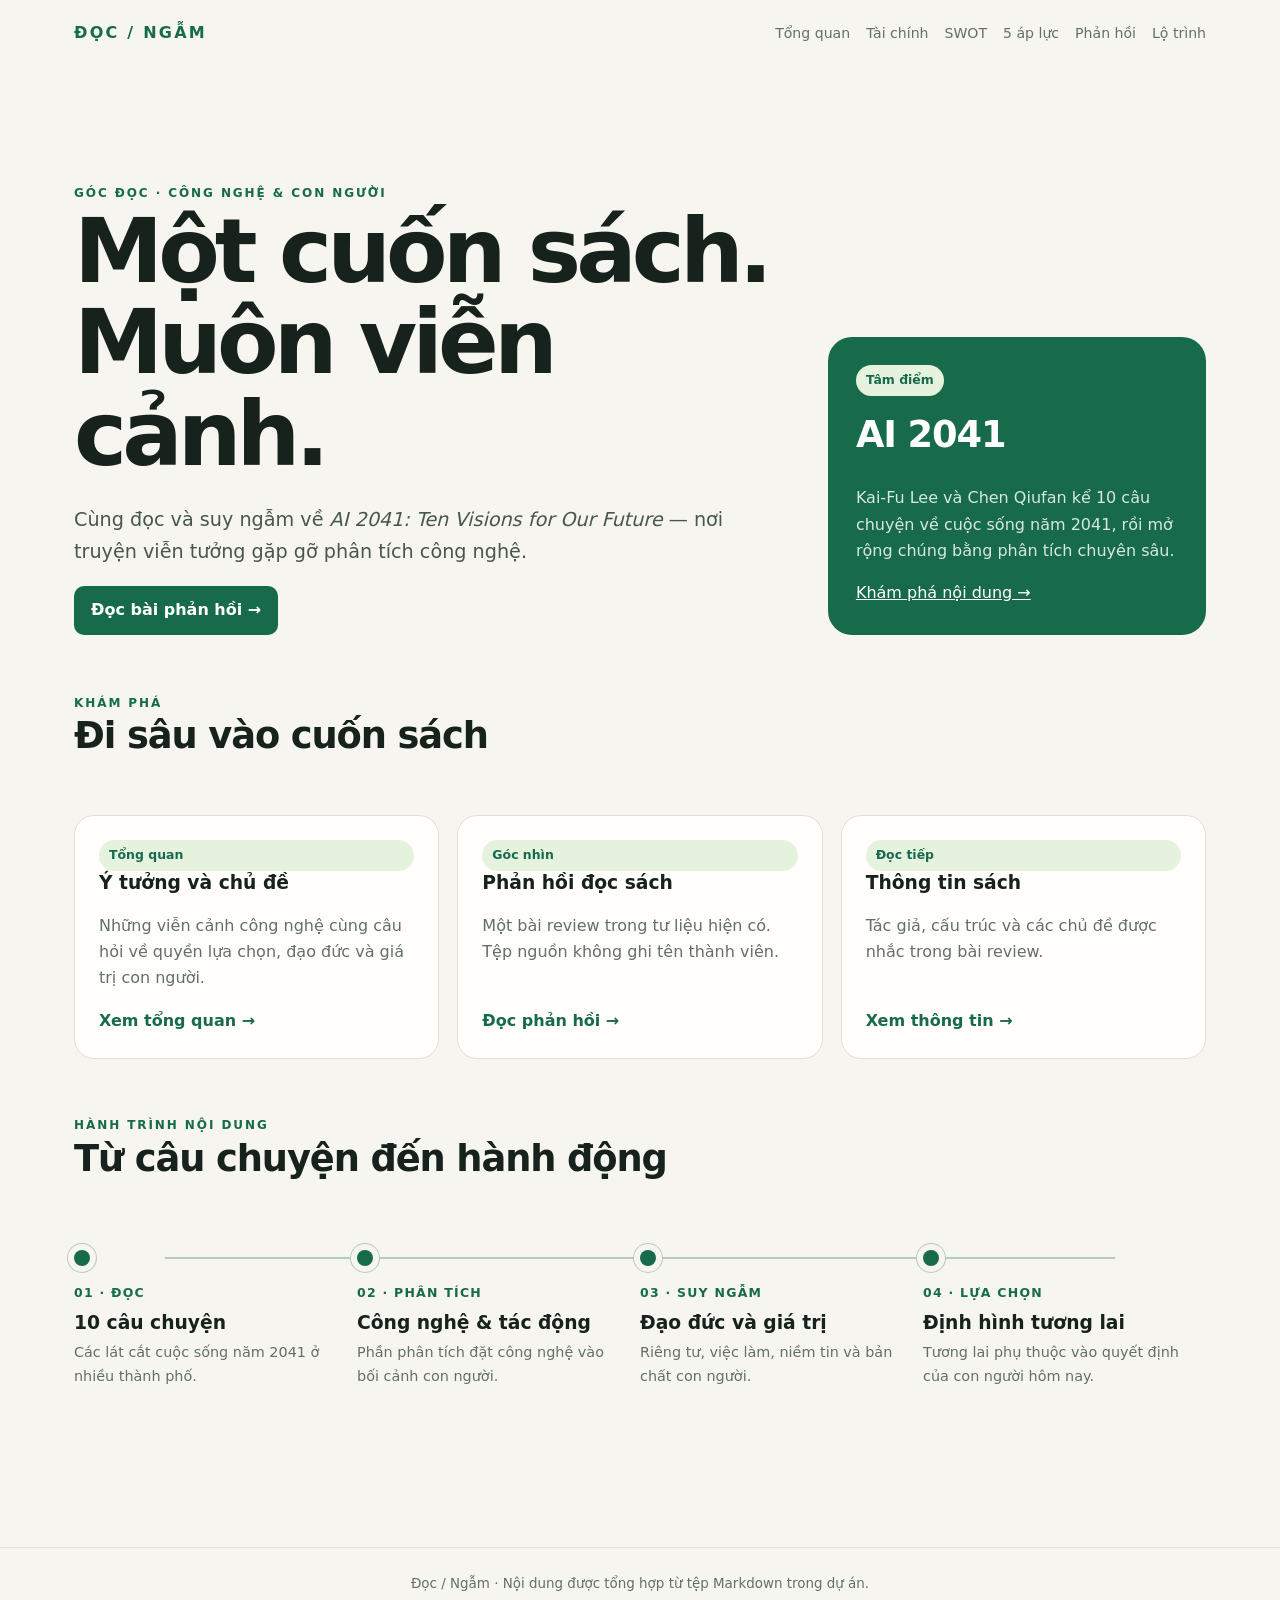
<file: index.html>
<!doctype html><html lang='vi'><head><meta charset='utf-8'><meta name='viewport' content='width=device-width,initial-scale=1'><meta name='theme-color' content='#f6f5ef'><title>AI 2041 · Đọc / Ngẫm</title><link rel='stylesheet' href='style.css'></head><body><nav class="nav"><a class="brand" href="index.html">ĐỌC / NGẪM</a><div class="navlinks"><a href="business-plan.html">Tổng quan</a><a href="financial-analysis.html">Tài chính</a><a href="swot.html">SWOT</a><a href="five-forces.html">5 áp lực</a><a href="reflections.html">Phản hồi</a><a href="action-plan.html">Lộ trình</a></div></nav><main><section class="hero"><div><span class="eyebrow">Góc đọc · Công nghệ & con người</span><h1>Một cuốn sách.<br>Muôn viễn cảnh.</h1><p class="lead">Cùng đọc và suy ngẫm về <em>AI 2041: Ten Visions for Our Future</em> — nơi truyện viễn tưởng gặp gỡ phân tích công nghệ.</p><a class="button" href="reflections.html">Đọc bài phản hồi <span aria-hidden="true">→</span></a></div><aside class="hero-aside"><span class="tag">Tâm điểm</span><h2 style="margin-top:18px">AI 2041</h2><p>Kai-Fu Lee và Chen Qiufan kể 10 câu chuyện về cuộc sống năm 2041, rồi mở rộng chúng bằng phân tích chuyên sâu.</p><a href="business-plan.html">Khám phá nội dung →</a></aside></section><div class="section-head"><div><span class="eyebrow">Khám phá</span><h2>Đi sâu vào cuốn sách</h2></div></div><section class="grid"><article class="card"><span class="tag">Tổng quan</span><h3>Ý tưởng và chủ đề</h3><p>Những viễn cảnh công nghệ cùng câu hỏi về quyền lựa chọn, đạo đức và giá trị con người.</p><a class="link" href="business-plan.html">Xem tổng quan →</a></article><article class="card"><span class="tag">Góc nhìn</span><h3>Phản hồi đọc sách</h3><p>Một bài review trong tư liệu hiện có. Tệp nguồn không ghi tên thành viên.</p><a class="link" href="reflections.html">Đọc phản hồi →</a></article><article class="card"><span class="tag">Đọc tiếp</span><h3>Thông tin sách</h3><p>Tác giả, cấu trúc và các chủ đề được nhắc trong bài review.</p><a class="link" href="business-plan.html#book">Xem thông tin →</a></article></section><div class="section-head"><div><span class="eyebrow">Hành trình nội dung</span><h2>Từ câu chuyện đến hành động</h2></div></div><section class="timeline"><div class="step"><b>01 · Đọc</b><h3>10 câu chuyện</h3><p>Các lát cắt cuộc sống năm 2041 ở nhiều thành phố.</p></div><div class="step"><b>02 · Phân tích</b><h3>Công nghệ & tác động</h3><p>Phần phân tích đặt công nghệ vào bối cảnh con người.</p></div><div class="step"><b>03 · Suy ngẫm</b><h3>Đạo đức và giá trị</h3><p>Riêng tư, việc làm, niềm tin và bản chất con người.</p></div><div class="step"><b>04 · Lựa chọn</b><h3>Định hình tương lai</h3><p>Tương lai phụ thuộc vào quyết định của con người hôm nay.</p></div></section></main><footer>Đọc / Ngẫm · Nội dung được tổng hợp từ tệp Markdown trong dự án.</footer></body></html>
</file>
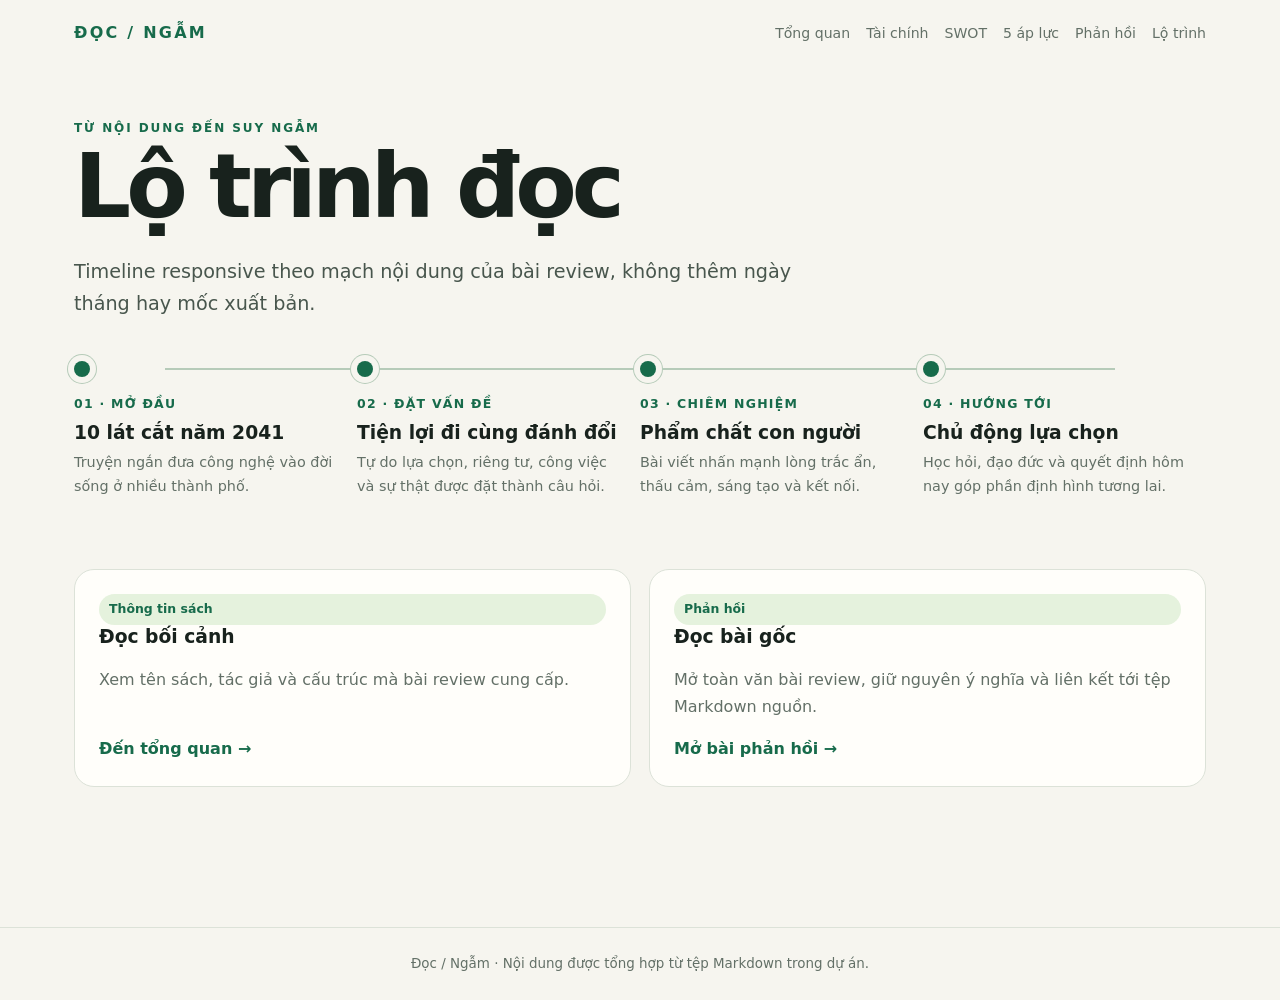
<file: action-plan.html>
<!doctype html><html lang='vi'><head><meta charset='utf-8'><meta name='viewport' content='width=device-width,initial-scale=1'><meta name='theme-color' content='#f6f5ef'><title>Lộ trình · Đọc / Ngẫm</title><link rel='stylesheet' href='style.css'></head><body><nav class="nav"><a class="brand" href="index.html">ĐỌC / NGẪM</a><div class="navlinks"><a href="business-plan.html">Tổng quan</a><a href="financial-analysis.html">Tài chính</a><a href="swot.html">SWOT</a><a href="five-forces.html">5 áp lực</a><a href="reflections.html">Phản hồi</a><a href="action-plan.html">Lộ trình</a></div></nav><main><span class="eyebrow">Từ nội dung đến suy ngẫm</span><h1>Lộ trình đọc</h1><p class="lead">Timeline responsive theo mạch nội dung của bài review, không thêm ngày tháng hay mốc xuất bản.</p><section class="timeline"><div class="step"><b>01 · Mở đầu</b><h3>10 lát cắt năm 2041</h3><p>Truyện ngắn đưa công nghệ vào đời sống ở nhiều thành phố.</p></div><div class="step"><b>02 · Đặt vấn đề</b><h3>Tiện lợi đi cùng đánh đổi</h3><p>Tự do lựa chọn, riêng tư, công việc và sự thật được đặt thành câu hỏi.</p></div><div class="step"><b>03 · Chiêm nghiệm</b><h3>Phẩm chất con người</h3><p>Bài viết nhấn mạnh lòng trắc ẩn, thấu cảm, sáng tạo và kết nối.</p></div><div class="step"><b>04 · Hướng tới</b><h3>Chủ động lựa chọn</h3><p>Học hỏi, đạo đức và quyết định hôm nay góp phần định hình tương lai.</p></div></section><section class="grid"><article class="card wide"><span class="tag">Thông tin sách</span><h3>Đọc bối cảnh</h3><p>Xem tên sách, tác giả và cấu trúc mà bài review cung cấp.</p><a class="link" href="business-plan.html">Đến tổng quan →</a></article><article class="card wide"><span class="tag">Phản hồi</span><h3>Đọc bài gốc</h3><p>Mở toàn văn bài review, giữ nguyên ý nghĩa và liên kết tới tệp Markdown nguồn.</p><a class="link" href="reflection-ai-2041.html">Mở bài phản hồi →</a></article></section></main><footer>Đọc / Ngẫm · Nội dung được tổng hợp từ tệp Markdown trong dự án.</footer></body></html>
</file>
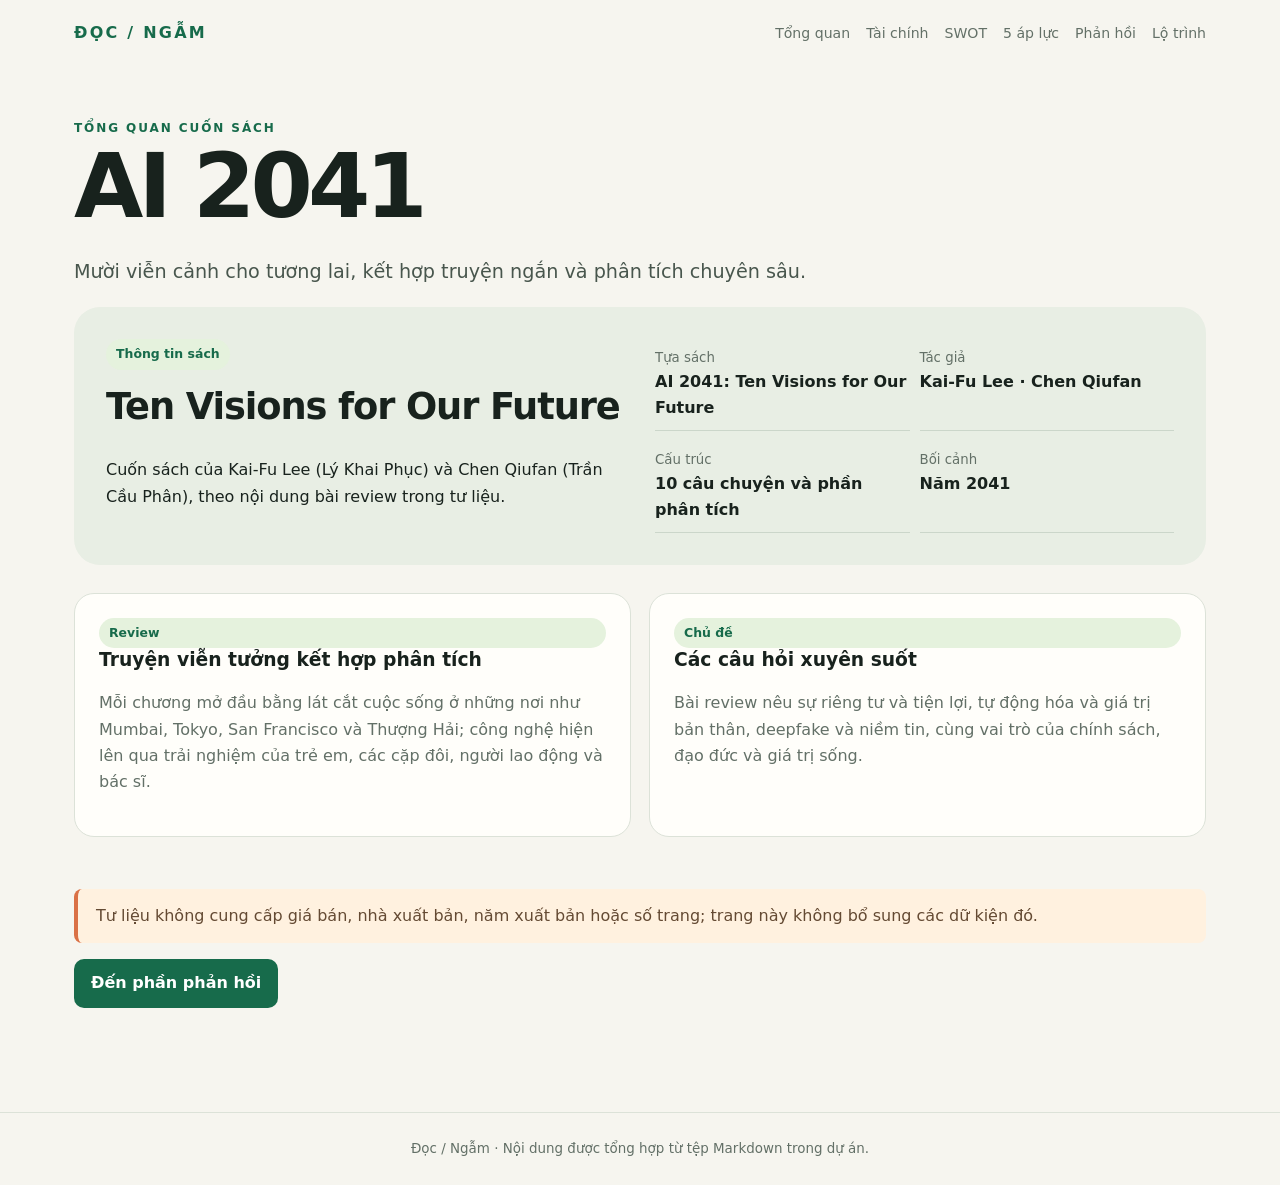
<file: business-plan.html>
<!doctype html><html lang='vi'><head><meta charset='utf-8'><meta name='viewport' content='width=device-width,initial-scale=1'><meta name='theme-color' content='#f6f5ef'><title>Tổng quan · Đọc / Ngẫm</title><link rel='stylesheet' href='style.css'></head><body><nav class="nav"><a class="brand" href="index.html">ĐỌC / NGẪM</a><div class="navlinks"><a href="business-plan.html">Tổng quan</a><a href="financial-analysis.html">Tài chính</a><a href="swot.html">SWOT</a><a href="five-forces.html">5 áp lực</a><a href="reflections.html">Phản hồi</a><a href="action-plan.html">Lộ trình</a></div></nav><main><span class="eyebrow">Tổng quan cuốn sách</span><h1>AI 2041</h1><p class="lead">Mười viễn cảnh cho tương lai, kết hợp truyện ngắn và phân tích chuyên sâu.</p><section class="bookband" id="book"><div><span class="tag">Thông tin sách</span><h2 style="margin-top:16px">Ten Visions for Our Future</h2><p>Cuốn sách của Kai-Fu Lee (Lý Khai Phục) và Chen Qiufan (Trần Cầu Phân), theo nội dung bài review trong tư liệu.</p></div><div class="facts"><div class="fact"><small>Tựa sách</small><b>AI 2041: Ten Visions for Our Future</b></div><div class="fact"><small>Tác giả</small><b>Kai-Fu Lee · Chen Qiufan</b></div><div class="fact"><small>Cấu trúc</small><b>10 câu chuyện và phần phân tích</b></div><div class="fact"><small>Bối cảnh</small><b>Năm 2041</b></div></div></section><section class="grid"><article class="card wide"><span class="tag">Review</span><h3>Truyện viễn tưởng kết hợp phân tích</h3><p>Mỗi chương mở đầu bằng lát cắt cuộc sống ở những nơi như Mumbai, Tokyo, San Francisco và Thượng Hải; công nghệ hiện lên qua trải nghiệm của trẻ em, các cặp đôi, người lao động và bác sĩ.</p></article><article class="card wide"><span class="tag">Chủ đề</span><h3>Các câu hỏi xuyên suốt</h3><p>Bài review nêu sự riêng tư và tiện lợi, tự động hóa và giá trị bản thân, deepfake và niềm tin, cùng vai trò của chính sách, đạo đức và giá trị sống.</p></article></section><p class="note">Tư liệu không cung cấp giá bán, nhà xuất bản, năm xuất bản hoặc số trang; trang này không bổ sung các dữ kiện đó.</p><p><a class="button" href="reflections.html">Đến phần phản hồi</a></p></main><footer>Đọc / Ngẫm · Nội dung được tổng hợp từ tệp Markdown trong dự án.</footer></body></html>
</file>
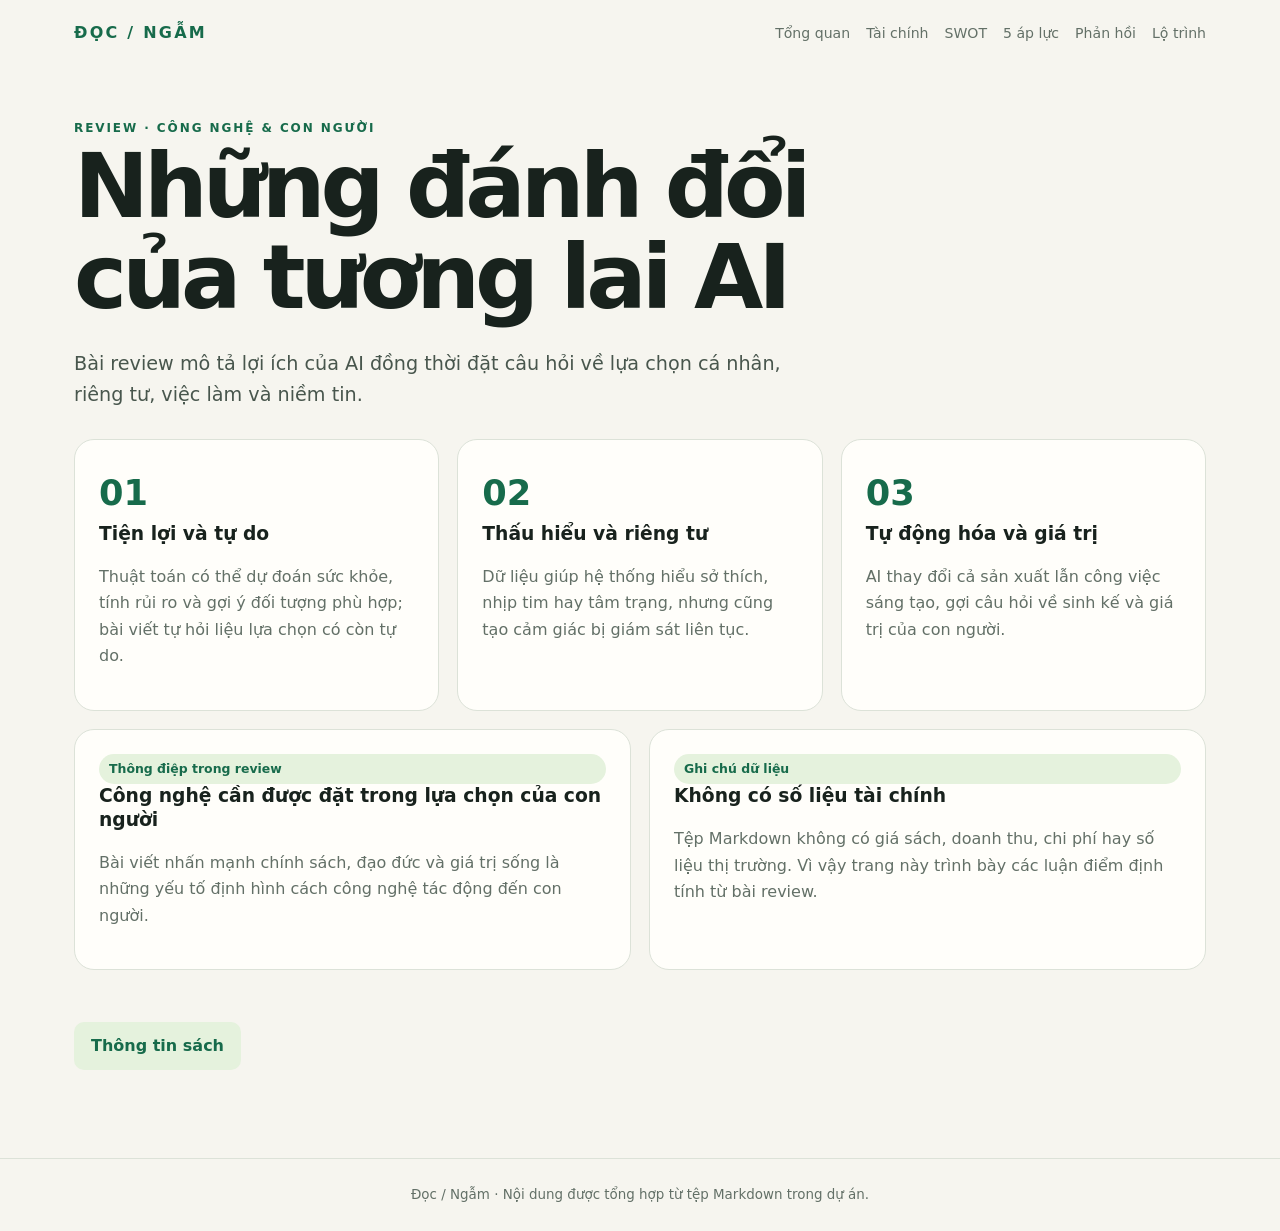
<file: financial-analysis.html>
<!doctype html><html lang='vi'><head><meta charset='utf-8'><meta name='viewport' content='width=device-width,initial-scale=1'><meta name='theme-color' content='#f6f5ef'><title>Phân tích · Đọc / Ngẫm</title><link rel='stylesheet' href='style.css'></head><body><nav class="nav"><a class="brand" href="index.html">ĐỌC / NGẪM</a><div class="navlinks"><a href="business-plan.html">Tổng quan</a><a href="financial-analysis.html">Tài chính</a><a href="swot.html">SWOT</a><a href="five-forces.html">5 áp lực</a><a href="reflections.html">Phản hồi</a><a href="action-plan.html">Lộ trình</a></div></nav><main><span class="eyebrow">Review · Công nghệ & con người</span><h1>Những đánh đổi của tương lai AI</h1><p class="lead">Bài review mô tả lợi ích của AI đồng thời đặt câu hỏi về lựa chọn cá nhân, riêng tư, việc làm và niềm tin.</p><section class="grid"><article class="card"><span class="kpi">01</span><h3>Tiện lợi và tự do</h3><p>Thuật toán có thể dự đoán sức khỏe, tính rủi ro và gợi ý đối tượng phù hợp; bài viết tự hỏi liệu lựa chọn có còn tự do.</p></article><article class="card"><span class="kpi">02</span><h3>Thấu hiểu và riêng tư</h3><p>Dữ liệu giúp hệ thống hiểu sở thích, nhịp tim hay tâm trạng, nhưng cũng tạo cảm giác bị giám sát liên tục.</p></article><article class="card"><span class="kpi">03</span><h3>Tự động hóa và giá trị</h3><p>AI thay đổi cả sản xuất lẫn công việc sáng tạo, gợi câu hỏi về sinh kế và giá trị của con người.</p></article><article class="card wide"><span class="tag">Thông điệp trong review</span><h3>Công nghệ cần được đặt trong lựa chọn của con người</h3><p>Bài viết nhấn mạnh chính sách, đạo đức và giá trị sống là những yếu tố định hình cách công nghệ tác động đến con người.</p></article><article class="card wide"><span class="tag">Ghi chú dữ liệu</span><h3>Không có số liệu tài chính</h3><p>Tệp Markdown không có giá sách, doanh thu, chi phí hay số liệu thị trường. Vì vậy trang này trình bày các luận điểm định tính từ bài review.</p></article></section><a class="button ghost" href="business-plan.html">Thông tin sách</a></main><footer>Đọc / Ngẫm · Nội dung được tổng hợp từ tệp Markdown trong dự án.</footer></body></html>
</file>
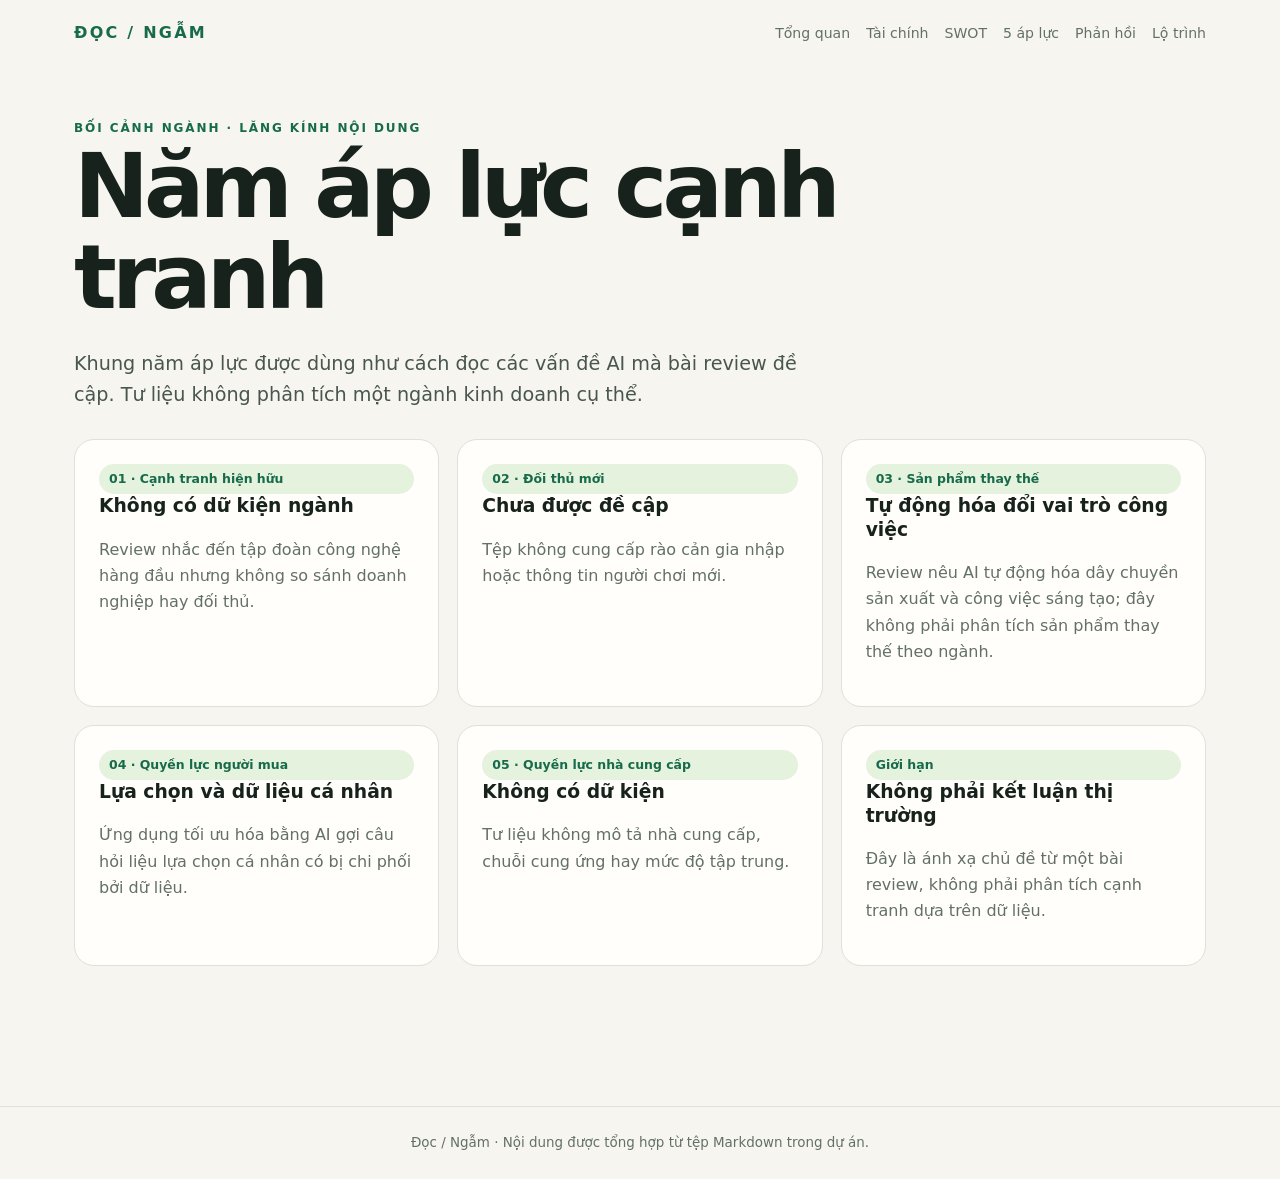
<file: five-forces.html>
<!doctype html><html lang='vi'><head><meta charset='utf-8'><meta name='viewport' content='width=device-width,initial-scale=1'><meta name='theme-color' content='#f6f5ef'><title>Năm áp lực · Đọc / Ngẫm</title><link rel='stylesheet' href='style.css'></head><body><nav class="nav"><a class="brand" href="index.html">ĐỌC / NGẪM</a><div class="navlinks"><a href="business-plan.html">Tổng quan</a><a href="financial-analysis.html">Tài chính</a><a href="swot.html">SWOT</a><a href="five-forces.html">5 áp lực</a><a href="reflections.html">Phản hồi</a><a href="action-plan.html">Lộ trình</a></div></nav><main><span class="eyebrow">Bối cảnh ngành · Lăng kính nội dung</span><h1>Năm áp lực cạnh tranh</h1><p class="lead">Khung năm áp lực được dùng như cách đọc các vấn đề AI mà bài review đề cập. Tư liệu không phân tích một ngành kinh doanh cụ thể.</p><section class="grid"><article class="card"><span class="tag">01 · Cạnh tranh hiện hữu</span><h3>Không có dữ kiện ngành</h3><p>Review nhắc đến tập đoàn công nghệ hàng đầu nhưng không so sánh doanh nghiệp hay đối thủ.</p></article><article class="card"><span class="tag">02 · Đối thủ mới</span><h3>Chưa được đề cập</h3><p>Tệp không cung cấp rào cản gia nhập hoặc thông tin người chơi mới.</p></article><article class="card"><span class="tag">03 · Sản phẩm thay thế</span><h3>Tự động hóa đổi vai trò công việc</h3><p>Review nêu AI tự động hóa dây chuyền sản xuất và công việc sáng tạo; đây không phải phân tích sản phẩm thay thế theo ngành.</p></article><article class="card"><span class="tag">04 · Quyền lực người mua</span><h3>Lựa chọn và dữ liệu cá nhân</h3><p>Ứng dụng tối ưu hóa bằng AI gợi câu hỏi liệu lựa chọn cá nhân có bị chi phối bởi dữ liệu.</p></article><article class="card"><span class="tag">05 · Quyền lực nhà cung cấp</span><h3>Không có dữ kiện</h3><p>Tư liệu không mô tả nhà cung cấp, chuỗi cung ứng hay mức độ tập trung.</p></article><article class="card"><span class="tag">Giới hạn</span><h3>Không phải kết luận thị trường</h3><p>Đây là ánh xạ chủ đề từ một bài review, không phải phân tích cạnh tranh dựa trên dữ liệu.</p></article></section></main><footer>Đọc / Ngẫm · Nội dung được tổng hợp từ tệp Markdown trong dự án.</footer></body></html>
</file>
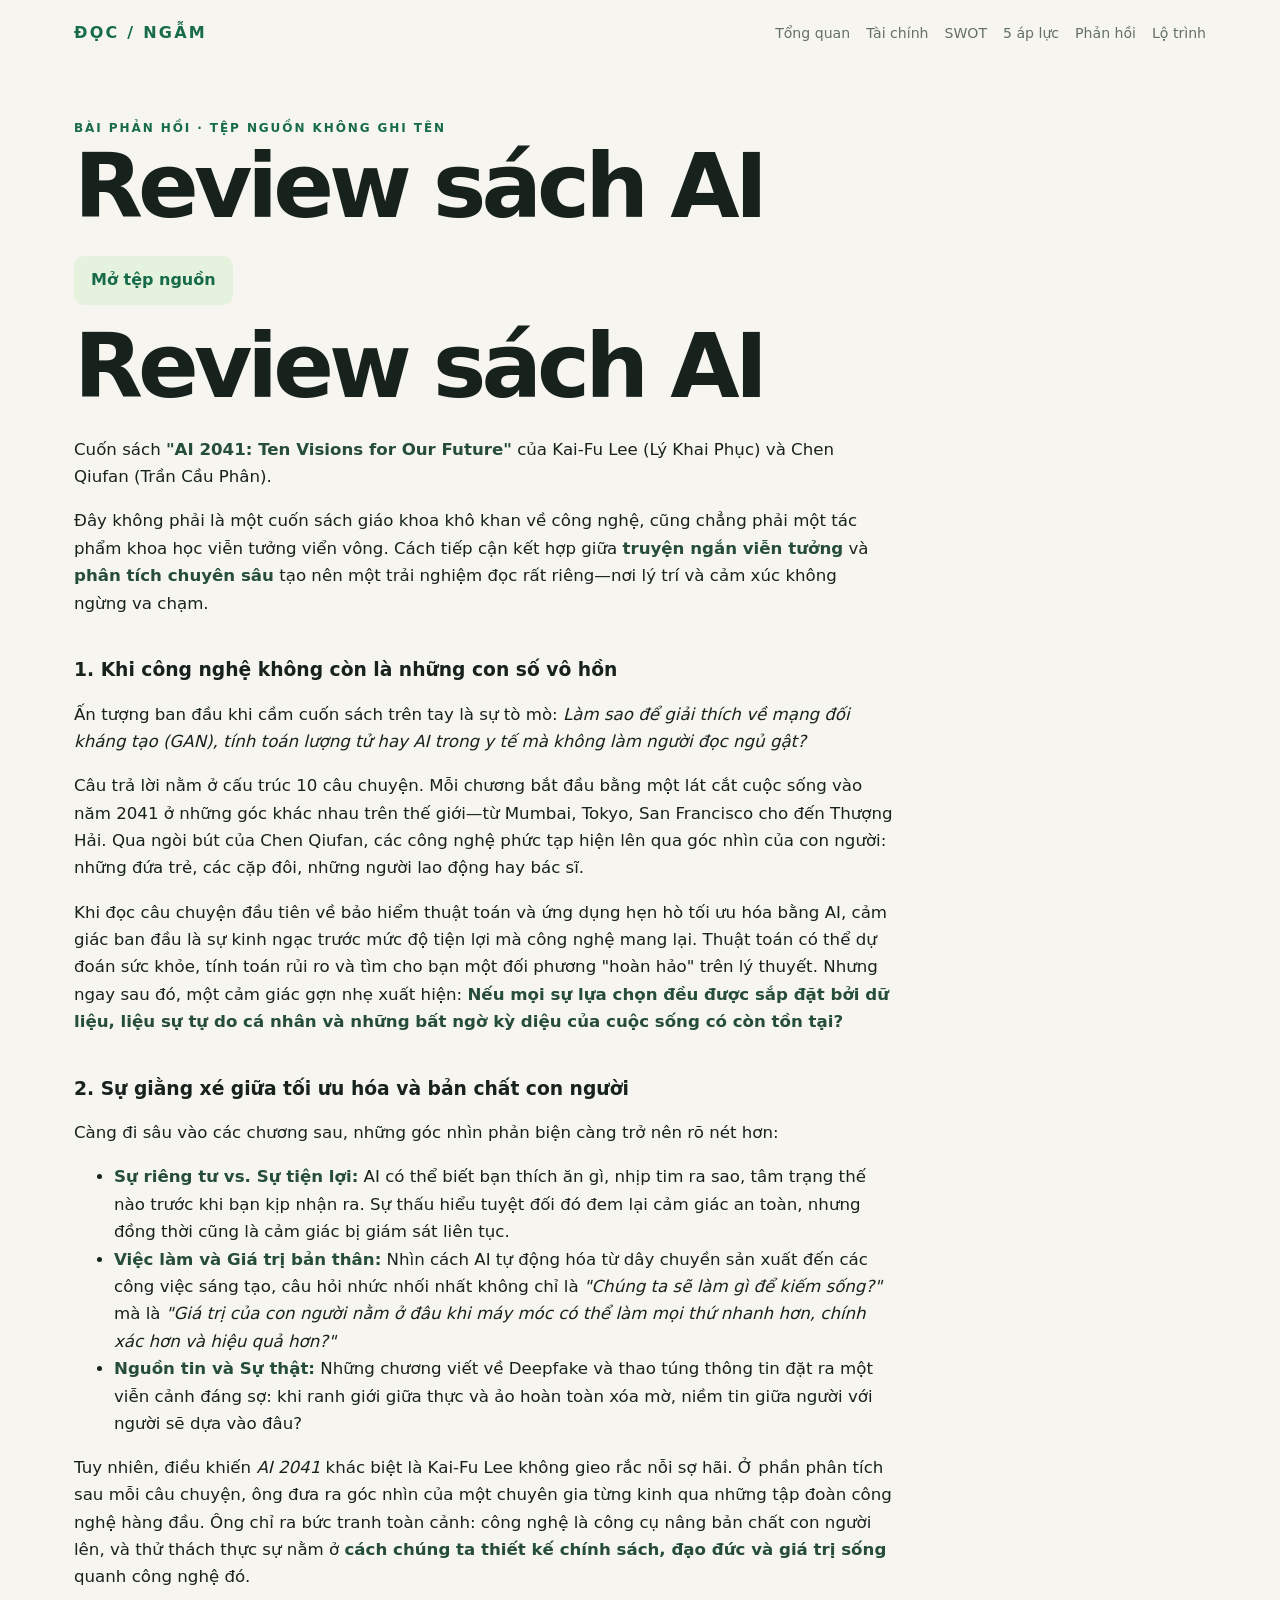
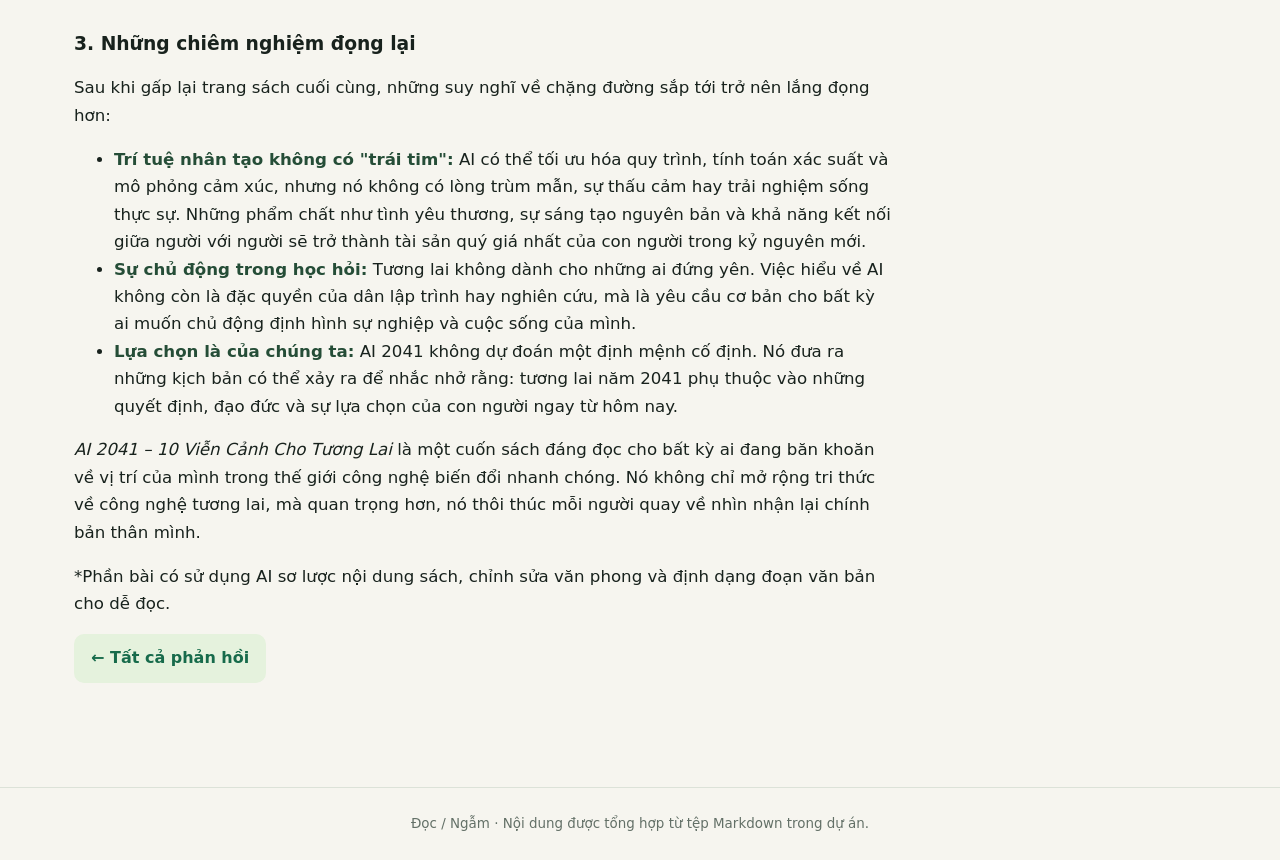
<file: reflection-ai-2041.html>
<!doctype html><html lang='vi'><head><meta charset='utf-8'><meta name='viewport' content='width=device-width,initial-scale=1'><meta name='theme-color' content='#f6f5ef'><title>Review sách AI · Đọc / Ngẫm</title><link rel='stylesheet' href='style.css'></head><body><nav class="nav"><a class="brand" href="index.html">ĐỌC / NGẪM</a><div class="navlinks"><a href="business-plan.html">Tổng quan</a><a href="financial-analysis.html">Tài chính</a><a href="swot.html">SWOT</a><a href="five-forces.html">5 áp lực</a><a href="reflections.html">Phản hồi</a><a href="action-plan.html">Lộ trình</a></div></nav><main><span class='eyebrow'>Bài phản hồi · Tệp nguồn không ghi tên</span><h1>Review sách AI</h1><p><a class='button ghost' href='reflections/Review%20s%C3%A1ch%20AI.zip'>Mở tệp nguồn</a></p><article class='prose'><h1>Review s&#225;ch AI</h1>

<p>Cuốn s&#225;ch <strong>&quot;AI 2041: Ten Visions for Our Future&quot;</strong> của Kai-Fu Lee (L&#253; Khai Phục) v&#224; Chen Qiufan (Trần Cầu Ph&#226;n).</p><p>Đ&#226;y kh&#244;ng phải l&#224; một cuốn s&#225;ch gi&#225;o khoa kh&#244; khan về c&#244;ng nghệ, cũng chẳng phải một t&#225;c phẩm khoa học viễn tưởng viển v&#244;ng. C&#225;ch tiếp cận kết hợp giữa <strong>truyện ngắn viễn tưởng</strong> v&#224; <strong>ph&#226;n t&#237;ch chuy&#234;n s&#226;u</strong> tạo n&#234;n một trải nghiệm đọc rất ri&#234;ng—nơi l&#253; tr&#237; v&#224; cảm x&#250;c kh&#244;ng ngừng va chạm.</p>

<h3>1. Khi c&#244;ng nghệ kh&#244;ng c&#242;n l&#224; những con số v&#244; hồn</h3>

<p>Ấn tượng ban đầu khi cầm cuốn s&#225;ch tr&#234;n tay l&#224; sự t&#242; m&#242;: <em>L&#224;m sao để giải th&#237;ch về mạng đối kh&#225;ng tạo (GAN), t&#237;nh to&#225;n lượng tử hay AI trong y tế m&#224; kh&#244;ng l&#224;m người đọc ngủ gật?</em></p><p>C&#226;u trả lời nằm ở cấu tr&#250;c 10 c&#226;u chuyện. Mỗi chương bắt đầu bằng một l&#225;t cắt cuộc sống v&#224;o năm 2041 ở những g&#243;c kh&#225;c nhau tr&#234;n thế giới—từ Mumbai, Tokyo, San Francisco cho đến Thượng Hải. Qua ng&#242;i b&#250;t của Chen Qiufan, c&#225;c c&#244;ng nghệ phức tạp hiện l&#234;n qua g&#243;c nh&#236;n của con người: những đứa trẻ, c&#225;c cặp đ&#244;i, những người lao động hay b&#225;c sĩ.</p><p>Khi đọc c&#226;u chuyện đầu ti&#234;n về bảo hiểm thuật to&#225;n v&#224; ứng dụng hẹn h&#242; tối ưu h&#243;a bằng AI, cảm gi&#225;c ban đầu l&#224; sự kinh ngạc trước mức độ tiện lợi m&#224; c&#244;ng nghệ mang lại. Thuật to&#225;n c&#243; thể dự đo&#225;n sức khỏe, t&#237;nh to&#225;n rủi ro v&#224; t&#236;m cho bạn một đối phương &quot;ho&#224;n hảo&quot; tr&#234;n l&#253; thuyết. Nhưng ngay sau đ&#243;, một cảm gi&#225;c gợn nhẹ xuất hiện: <strong>Nếu mọi sự lựa chọn đều được sắp đặt bởi dữ liệu, liệu sự tự do c&#225; nh&#226;n v&#224; những bất ngờ kỳ diệu của cuộc sống c&#243; c&#242;n tồn tại?</strong></p>

<h3>2. Sự giằng x&#233; giữa tối ưu h&#243;a v&#224; bản chất con người</h3>

<p>C&#224;ng đi s&#226;u v&#224;o c&#225;c chương sau, những g&#243;c nh&#236;n phản biện c&#224;ng trở n&#234;n r&#245; n&#233;t hơn:</p>

<ul><li><strong>Sự ri&#234;ng tư vs. Sự tiện lợi:</strong> AI c&#243; thể biết bạn th&#237;ch ăn g&#236;, nhịp tim ra sao, t&#226;m trạng thế n&#224;o trước khi bạn kịp nhận ra. Sự thấu hiểu tuyệt đối đ&#243; đem lại cảm gi&#225;c an to&#224;n, nhưng đồng thời cũng l&#224; cảm gi&#225;c bị gi&#225;m s&#225;t li&#234;n tục.</li>
<li><strong>Việc l&#224;m v&#224; Gi&#225; trị bản th&#226;n:</strong> Nh&#236;n c&#225;ch AI tự động h&#243;a từ d&#226;y chuyền sản xuất đến c&#225;c c&#244;ng việc s&#225;ng tạo, c&#226;u hỏi nhức nhối nhất kh&#244;ng chỉ l&#224; <em>&quot;Ch&#250;ng ta sẽ l&#224;m g&#236; để kiếm sống?&quot;</em> m&#224; l&#224; <em>&quot;Gi&#225; trị của con người nằm ở đ&#226;u khi m&#225;y m&#243;c c&#243; thể l&#224;m mọi thứ nhanh hơn, ch&#237;nh x&#225;c hơn v&#224; hiệu quả hơn?&quot;</em></li>
<li><strong>Nguồn tin v&#224; Sự thật:</strong> Những chương viết về Deepfake v&#224; thao t&#250;ng th&#244;ng tin đặt ra một viễn cảnh đ&#225;ng sợ: khi ranh giới giữa thực v&#224; ảo ho&#224;n to&#224;n x&#243;a mờ, niềm tin giữa người với người sẽ dựa v&#224;o đ&#226;u?</li>
</ul>
<p>Tuy nhi&#234;n, điều khiến <em>AI 2041</em> kh&#225;c biệt l&#224; Kai-Fu Lee kh&#244;ng gieo rắc nỗi sợ h&#227;i. Ở phần ph&#226;n t&#237;ch sau mỗi c&#226;u chuyện, &#244;ng đưa ra g&#243;c nh&#236;n của một chuy&#234;n gia từng kinh qua những tập đo&#224;n c&#244;ng nghệ h&#224;ng đầu. &#212;ng chỉ ra bức tranh to&#224;n cảnh: c&#244;ng nghệ l&#224; c&#244;ng cụ n&#226;ng bản chất con người l&#234;n, v&#224; thử th&#225;ch thực sự nằm ở <strong>c&#225;ch ch&#250;ng ta thiết kế ch&#237;nh s&#225;ch, đạo đức v&#224; gi&#225; trị sống</strong> quanh c&#244;ng nghệ đ&#243;.</p>

<h3>3. Những chi&#234;m nghiệm đọng lại</h3>

<p>Sau khi gấp lại trang s&#225;ch cuối c&#249;ng, những suy nghĩ về chặng đường sắp tới trở n&#234;n lắng đọng hơn:</p>

<ul><li><strong>Tr&#237; tuệ nh&#226;n tạo kh&#244;ng c&#243; &quot;tr&#225;i tim&quot;:</strong> AI c&#243; thể tối ưu h&#243;a quy tr&#236;nh, t&#237;nh to&#225;n x&#225;c suất v&#224; m&#244; phỏng cảm x&#250;c, nhưng n&#243; kh&#244;ng c&#243; l&#242;ng tr&#249;m mẫn, sự thấu cảm hay trải nghiệm sống thực sự. Những phẩm chất như t&#236;nh y&#234;u thương, sự s&#225;ng tạo nguy&#234;n bản v&#224; khả năng kết nối giữa người với người sẽ trở th&#224;nh t&#224;i sản qu&#253; gi&#225; nhất của con người trong kỷ nguy&#234;n mới.</li>
<li><strong>Sự chủ động trong học hỏi:</strong> Tương lai kh&#244;ng d&#224;nh cho những ai đứng y&#234;n. Việc hiểu về AI kh&#244;ng c&#242;n l&#224; đặc quyền của d&#226;n lập tr&#236;nh hay nghi&#234;n cứu, m&#224; l&#224; y&#234;u cầu cơ bản cho bất kỳ ai muốn chủ động định h&#236;nh sự nghiệp v&#224; cuộc sống của m&#236;nh.</li>
<li><strong>Lựa chọn l&#224; của ch&#250;ng ta:</strong> AI 2041 kh&#244;ng dự đo&#225;n một định mệnh cố định. N&#243; đưa ra những kịch bản c&#243; thể xảy ra để nhắc nhở rằng: tương lai năm 2041 phụ thuộc v&#224;o những quyết định, đạo đức v&#224; sự lựa chọn của con người ngay từ h&#244;m nay.</li>
</ul>
<p><em>AI 2041 – 10 Viễn Cảnh Cho Tương Lai</em> l&#224; một cuốn s&#225;ch đ&#225;ng đọc cho bất kỳ ai đang băn khoăn về vị tr&#237; của m&#236;nh trong thế giới c&#244;ng nghệ biến đổi nhanh ch&#243;ng. N&#243; kh&#244;ng chỉ mở rộng tri thức về c&#244;ng nghệ tương lai, m&#224; quan trọng hơn, n&#243; th&#244;i th&#250;c mỗi người quay về nh&#236;n nhận lại ch&#237;nh bản th&#226;n m&#236;nh.</p><p>*Phần b&#224;i c&#243; sử dụng AI sơ lược nội dung s&#225;ch, chỉnh sửa văn phong v&#224; định dạng đoạn văn bản cho dễ đọc.</p>
</article><p><a class='button ghost' href='reflections.html'>← Tất cả phản hồi</a></p></main><footer>Đọc / Ngẫm · Nội dung được tổng hợp từ tệp Markdown trong dự án.</footer></body></html>
</file>
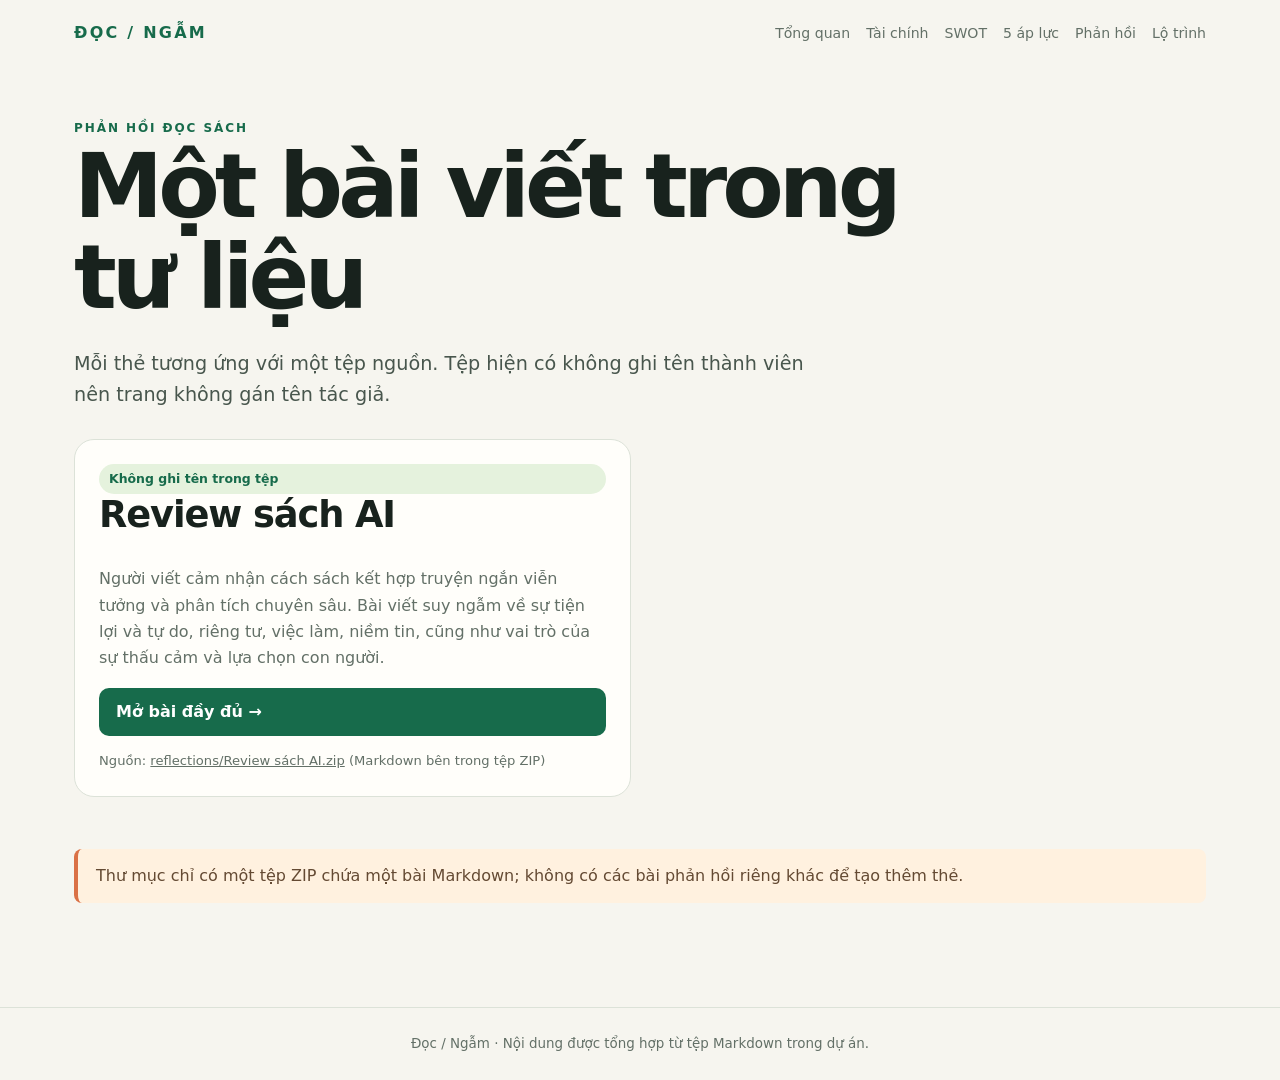
<file: reflections.html>
<!doctype html><html lang='vi'><head><meta charset='utf-8'><meta name='viewport' content='width=device-width,initial-scale=1'><meta name='theme-color' content='#f6f5ef'><title>Phản hồi · Đọc / Ngẫm</title><link rel='stylesheet' href='style.css'></head><body><nav class="nav"><a class="brand" href="index.html">ĐỌC / NGẪM</a><div class="navlinks"><a href="business-plan.html">Tổng quan</a><a href="financial-analysis.html">Tài chính</a><a href="swot.html">SWOT</a><a href="five-forces.html">5 áp lực</a><a href="reflections.html">Phản hồi</a><a href="action-plan.html">Lộ trình</a></div></nav><main><span class="eyebrow">Phản hồi đọc sách</span><h1>Một bài viết trong tư liệu</h1><p class="lead">Mỗi thẻ tương ứng với một tệp nguồn. Tệp hiện có không ghi tên thành viên nên trang không gán tên tác giả.</p><section class="grid"><article class="card wide"><span class="tag">Không ghi tên trong tệp</span><h2>Review sách AI</h2><p>Người viết cảm nhận cách sách kết hợp truyện ngắn viễn tưởng và phân tích chuyên sâu. Bài viết suy ngẫm về sự tiện lợi và tự do, riêng tư, việc làm, niềm tin, cũng như vai trò của sự thấu cảm và lựa chọn con người.</p><a class="button" href="reflection-ai-2041.html">Mở bài đầy đủ →</a><p style="margin:14px 0 0;font-size:.82rem">Nguồn: <a href="reflections/Review%20s%C3%A1ch%20AI.zip">reflections/Review sách AI.zip</a> (Markdown bên trong tệp ZIP)</p></article></section><p class="note">Thư mục chỉ có một tệp ZIP chứa một bài Markdown; không có các bài phản hồi riêng khác để tạo thêm thẻ.</p></main><footer>Đọc / Ngẫm · Nội dung được tổng hợp từ tệp Markdown trong dự án.</footer></body></html>
</file>
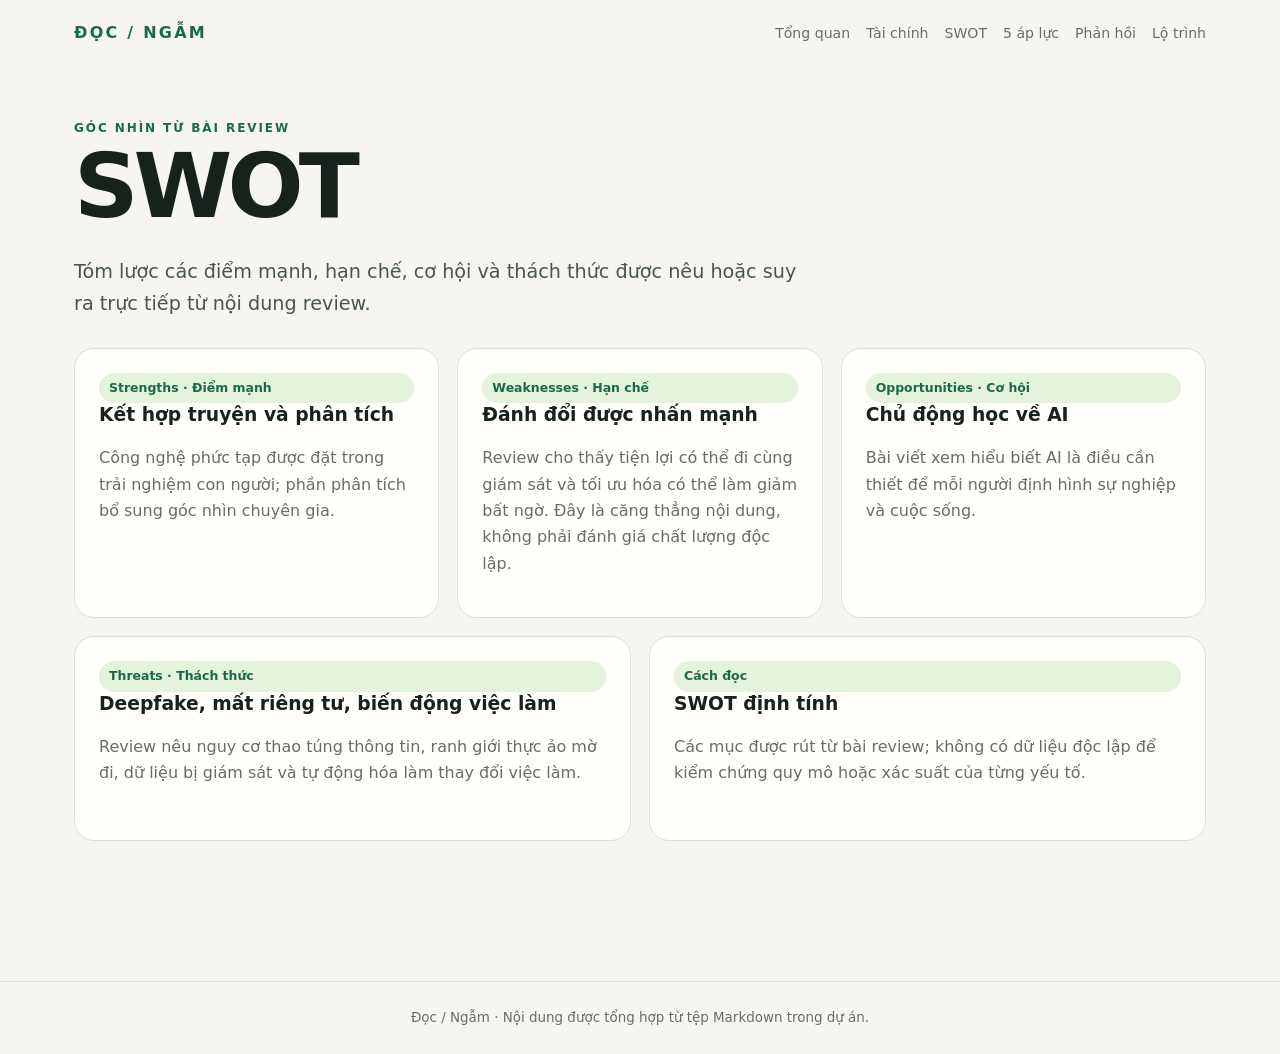
<file: swot.html>
<!doctype html><html lang='vi'><head><meta charset='utf-8'><meta name='viewport' content='width=device-width,initial-scale=1'><meta name='theme-color' content='#f6f5ef'><title>SWOT · Đọc / Ngẫm</title><link rel='stylesheet' href='style.css'></head><body><nav class="nav"><a class="brand" href="index.html">ĐỌC / NGẪM</a><div class="navlinks"><a href="business-plan.html">Tổng quan</a><a href="financial-analysis.html">Tài chính</a><a href="swot.html">SWOT</a><a href="five-forces.html">5 áp lực</a><a href="reflections.html">Phản hồi</a><a href="action-plan.html">Lộ trình</a></div></nav><main><span class="eyebrow">Góc nhìn từ bài review</span><h1>SWOT</h1><p class="lead">Tóm lược các điểm mạnh, hạn chế, cơ hội và thách thức được nêu hoặc suy ra trực tiếp từ nội dung review.</p><section class="grid"><article class="card"><span class="tag">Strengths · Điểm mạnh</span><h3>Kết hợp truyện và phân tích</h3><p>Công nghệ phức tạp được đặt trong trải nghiệm con người; phần phân tích bổ sung góc nhìn chuyên gia.</p></article><article class="card"><span class="tag">Weaknesses · Hạn chế</span><h3>Đánh đổi được nhấn mạnh</h3><p>Review cho thấy tiện lợi có thể đi cùng giám sát và tối ưu hóa có thể làm giảm bất ngờ. Đây là căng thẳng nội dung, không phải đánh giá chất lượng độc lập.</p></article><article class="card"><span class="tag">Opportunities · Cơ hội</span><h3>Chủ động học về AI</h3><p>Bài viết xem hiểu biết AI là điều cần thiết để mỗi người định hình sự nghiệp và cuộc sống.</p></article><article class="card wide"><span class="tag">Threats · Thách thức</span><h3>Deepfake, mất riêng tư, biến động việc làm</h3><p>Review nêu nguy cơ thao túng thông tin, ranh giới thực ảo mờ đi, dữ liệu bị giám sát và tự động hóa làm thay đổi việc làm.</p></article><article class="card wide"><span class="tag">Cách đọc</span><h3>SWOT định tính</h3><p>Các mục được rút từ bài review; không có dữ liệu độc lập để kiểm chứng quy mô hoặc xác suất của từng yếu tố.</p></article></section></main><footer>Đọc / Ngẫm · Nội dung được tổng hợp từ tệp Markdown trong dự án.</footer></body></html>
</file>
<file: style.css>
:root{--ink:#18221d;--muted:#637067;--paper:#f6f5ef;--card:#fffefa;--green:#176b4b;--lime:#c6e9a7;--line:#dce2d8;--orange:#da7146}*{box-sizing:border-box}body{margin:0;background:var(--paper);color:var(--ink);font:16px/1.65 Inter,ui-sans-serif,system-ui,-apple-system,"Segoe UI",sans-serif}a{color:inherit}.nav{max-width:1180px;margin:auto;padding:20px 24px;display:flex;align-items:center;justify-content:space-between;gap:24px}.brand{text-decoration:none;font-weight:900;letter-spacing:.14em;color:var(--green)}.navlinks{display:flex;flex-wrap:wrap;gap:16px}.navlinks a{text-decoration:none;color:var(--muted);font-size:.88rem}.navlinks a:hover{color:var(--green)}main{max-width:1180px;margin:auto;padding:48px 24px 88px}.eyebrow{text-transform:uppercase;letter-spacing:.16em;font-size:.75rem;font-weight:800;color:var(--green)}h1,h2,h3,p{margin-top:0}h1{font-size:clamp(2.5rem,7vw,5.7rem);line-height:1.02;letter-spacing:-.055em;max-width:900px;margin-bottom:24px}h2{font-size:clamp(1.55rem,3vw,2.3rem);line-height:1.12;letter-spacing:-.03em}h3{line-height:1.25}.lead{font-size:1.2rem;max-width:740px;color:#48564d}.hero{padding:65px 0 54px;display:grid;grid-template-columns:1.5fr .8fr;gap:45px;align-items:end}.hero-aside{background:var(--green);color:white;border-radius:24px;padding:28px}.hero-aside p{color:#d7e8dd}.tag{display:inline-flex;padding:5px 10px;border-radius:99px;background:#e5f2dd;color:var(--green);font-size:.78rem;font-weight:750}.grid{display:grid;grid-template-columns:repeat(12,1fr);gap:18px;margin:28px 0 52px}.card{grid-column:span 4;background:var(--card);border:1px solid var(--line);border-radius:20px;padding:24px;display:flex;flex-direction:column;min-height:205px}.card.wide{grid-column:span 6}.card p{color:var(--muted)}.card .link{margin-top:auto;color:var(--green);font-weight:750;text-decoration:none}.section-head{display:flex;justify-content:space-between;align-items:end;gap:20px}.timeline{position:relative;display:grid;grid-template-columns:repeat(4,1fr);gap:0;margin:32px 0 56px}.timeline:before{content:"";position:absolute;top:16px;left:8%;right:8%;height:2px;background:#b6cbb9}.step{position:relative;padding:42px 18px 0 0}.step:before{content:"";position:absolute;top:9px;left:0;width:16px;height:16px;border-radius:50%;background:var(--green);box-shadow:0 0 0 6px var(--paper),0 0 0 7px #b6cbb9}.step b{display:block;color:var(--green);font-size:.78rem;letter-spacing:.1em;text-transform:uppercase}.step h3{margin:7px 0}.step p{font-size:.9rem;color:var(--muted)}.button{display:inline-block;text-decoration:none;background:var(--green);color:white;padding:11px 17px;border-radius:10px;font-weight:750}.button.ghost{background:#e5f2dd;color:var(--green)}.bookband{background:#e8eee4;border-radius:26px;padding:32px;display:grid;grid-template-columns:1fr 1fr;gap:30px}.facts{display:grid;grid-template-columns:1fr 1fr;gap:10px}.fact{border-bottom:1px solid #cbd6ca;padding:8px 0}.fact small{display:block;color:var(--muted)}.prose{max-width:820px}.prose p,.prose li{font-size:1.04rem}.prose h3{margin-top:2.2em}.prose strong{color:#254d37}footer{border-top:1px solid var(--line);padding:25px 24px;color:var(--muted);text-align:center;font-size:.84rem}.note{padding:14px 18px;background:#fff1df;border-left:4px solid var(--orange);border-radius:8px;color:#644a33}.kpi{font-size:2.2rem;font-weight:850;color:var(--green)}@media(max-width:780px){.nav{align-items:flex-start;flex-direction:column}.navlinks{gap:10px 14px}.hero{grid-template-columns:1fr;padding-top:35px}.card,.card.wide{grid-column:span 6}.timeline{grid-template-columns:1fr 1fr;row-gap:20px}.timeline:before{display:none}.step{padding-top:34px}.bookband{grid-template-columns:1fr}}@media(max-width:520px){main{padding:32px 18px 60px}.nav{padding:17px 18px}.card,.card.wide{grid-column:span 12}.timeline{grid-template-columns:1fr}.facts{grid-template-columns:1fr 1fr}.hero-aside{padding:22px}}
</file>
